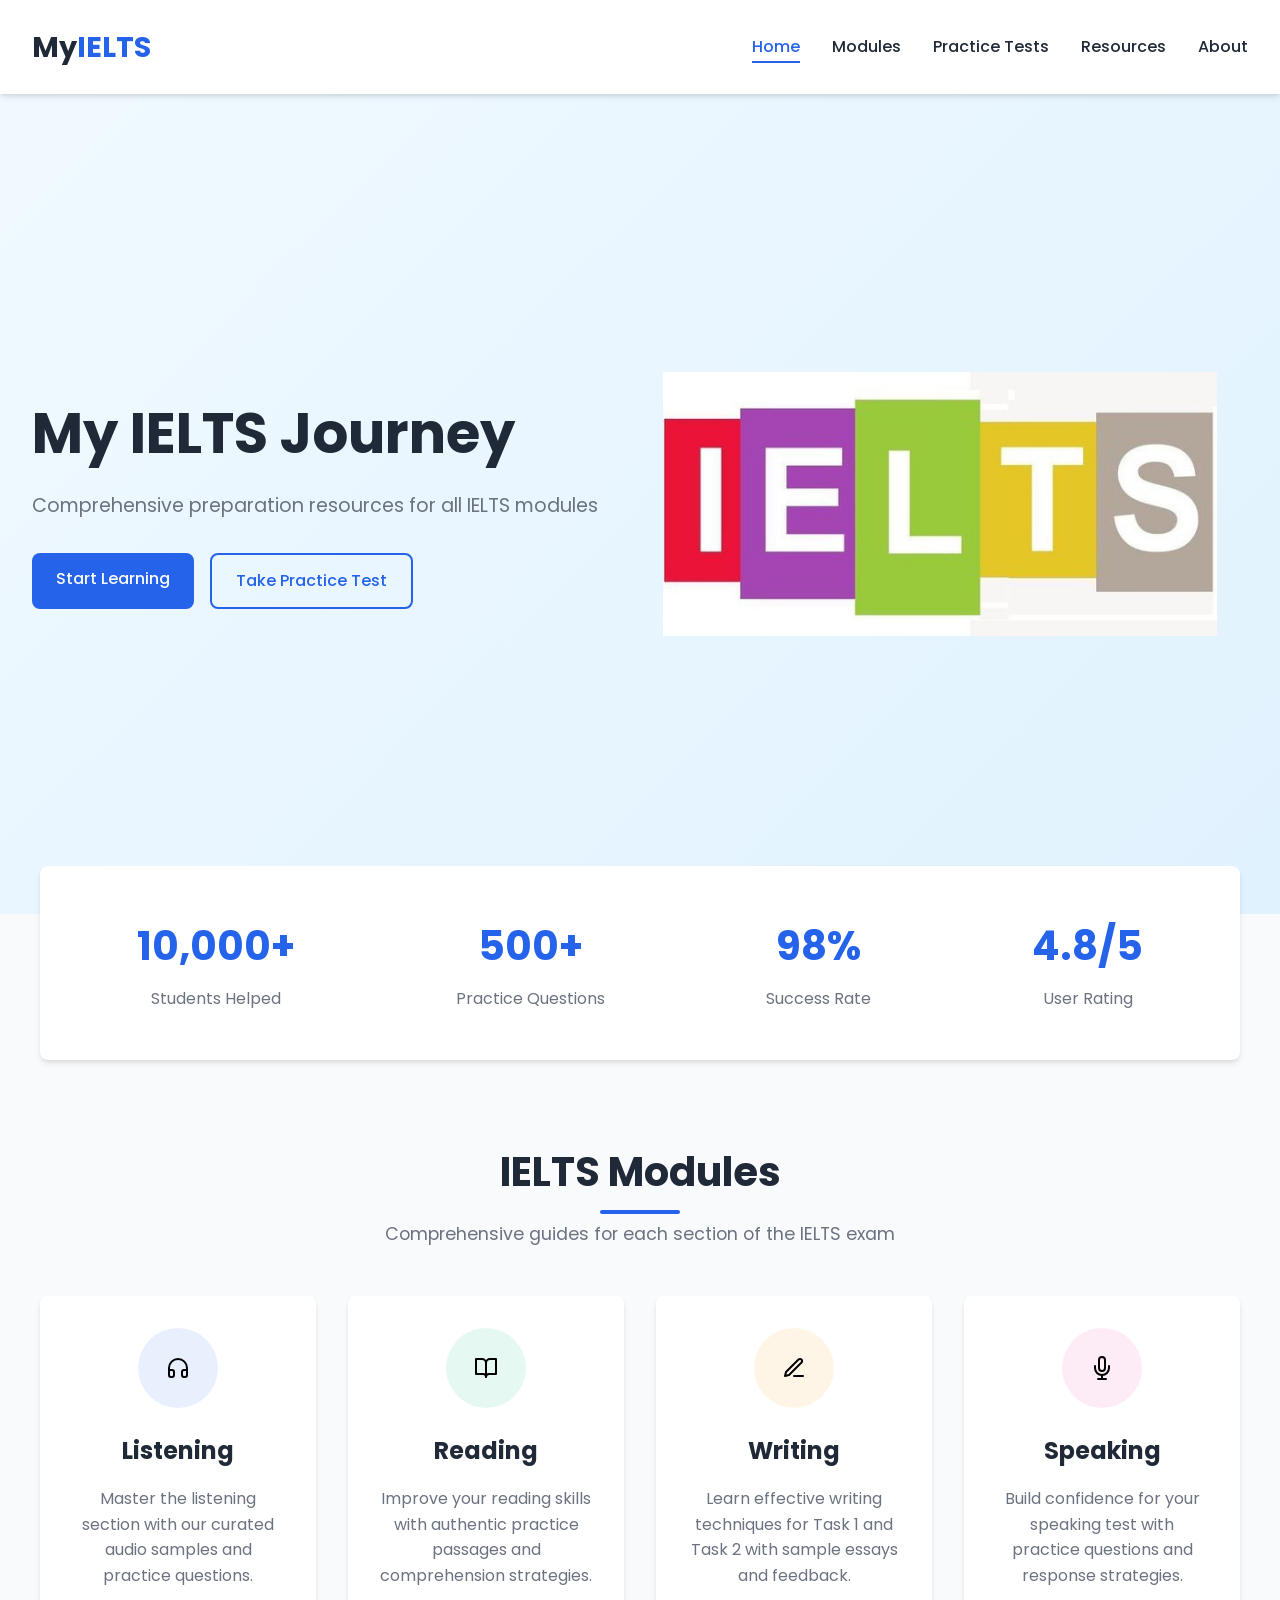
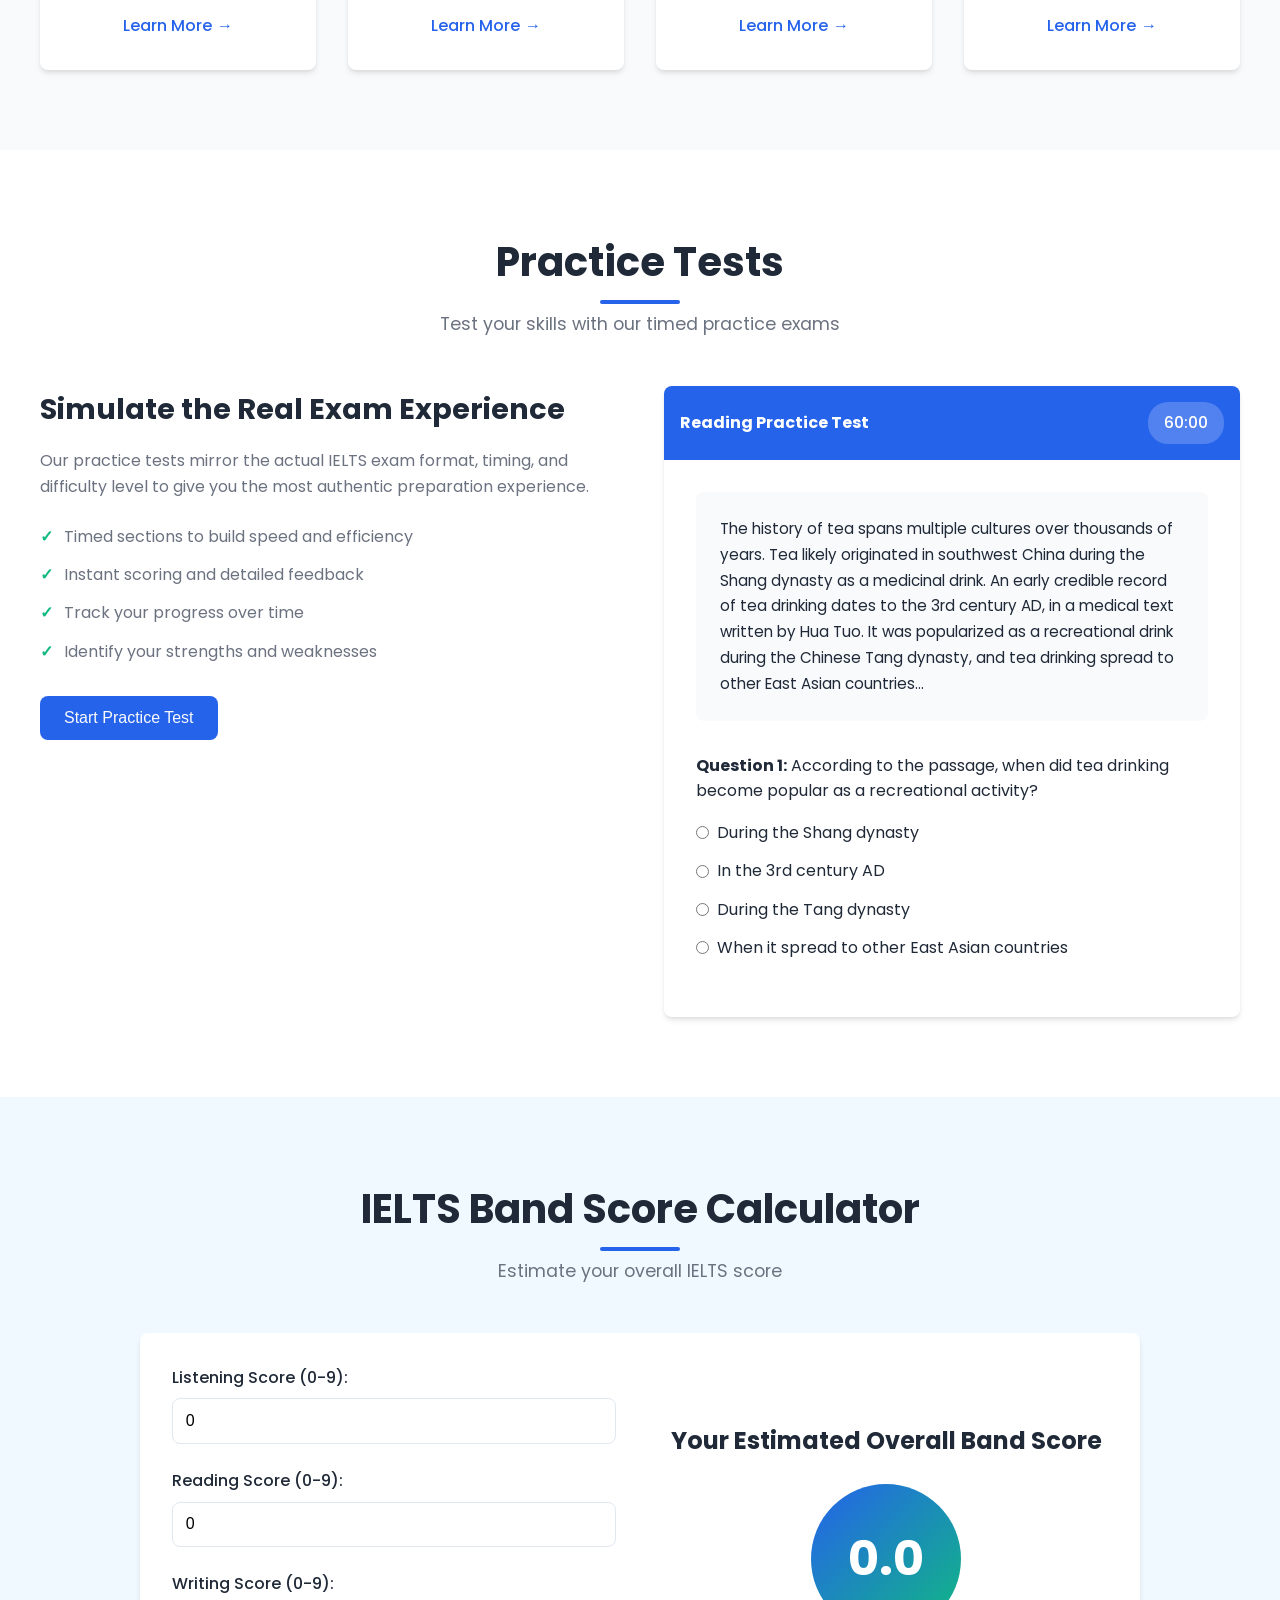
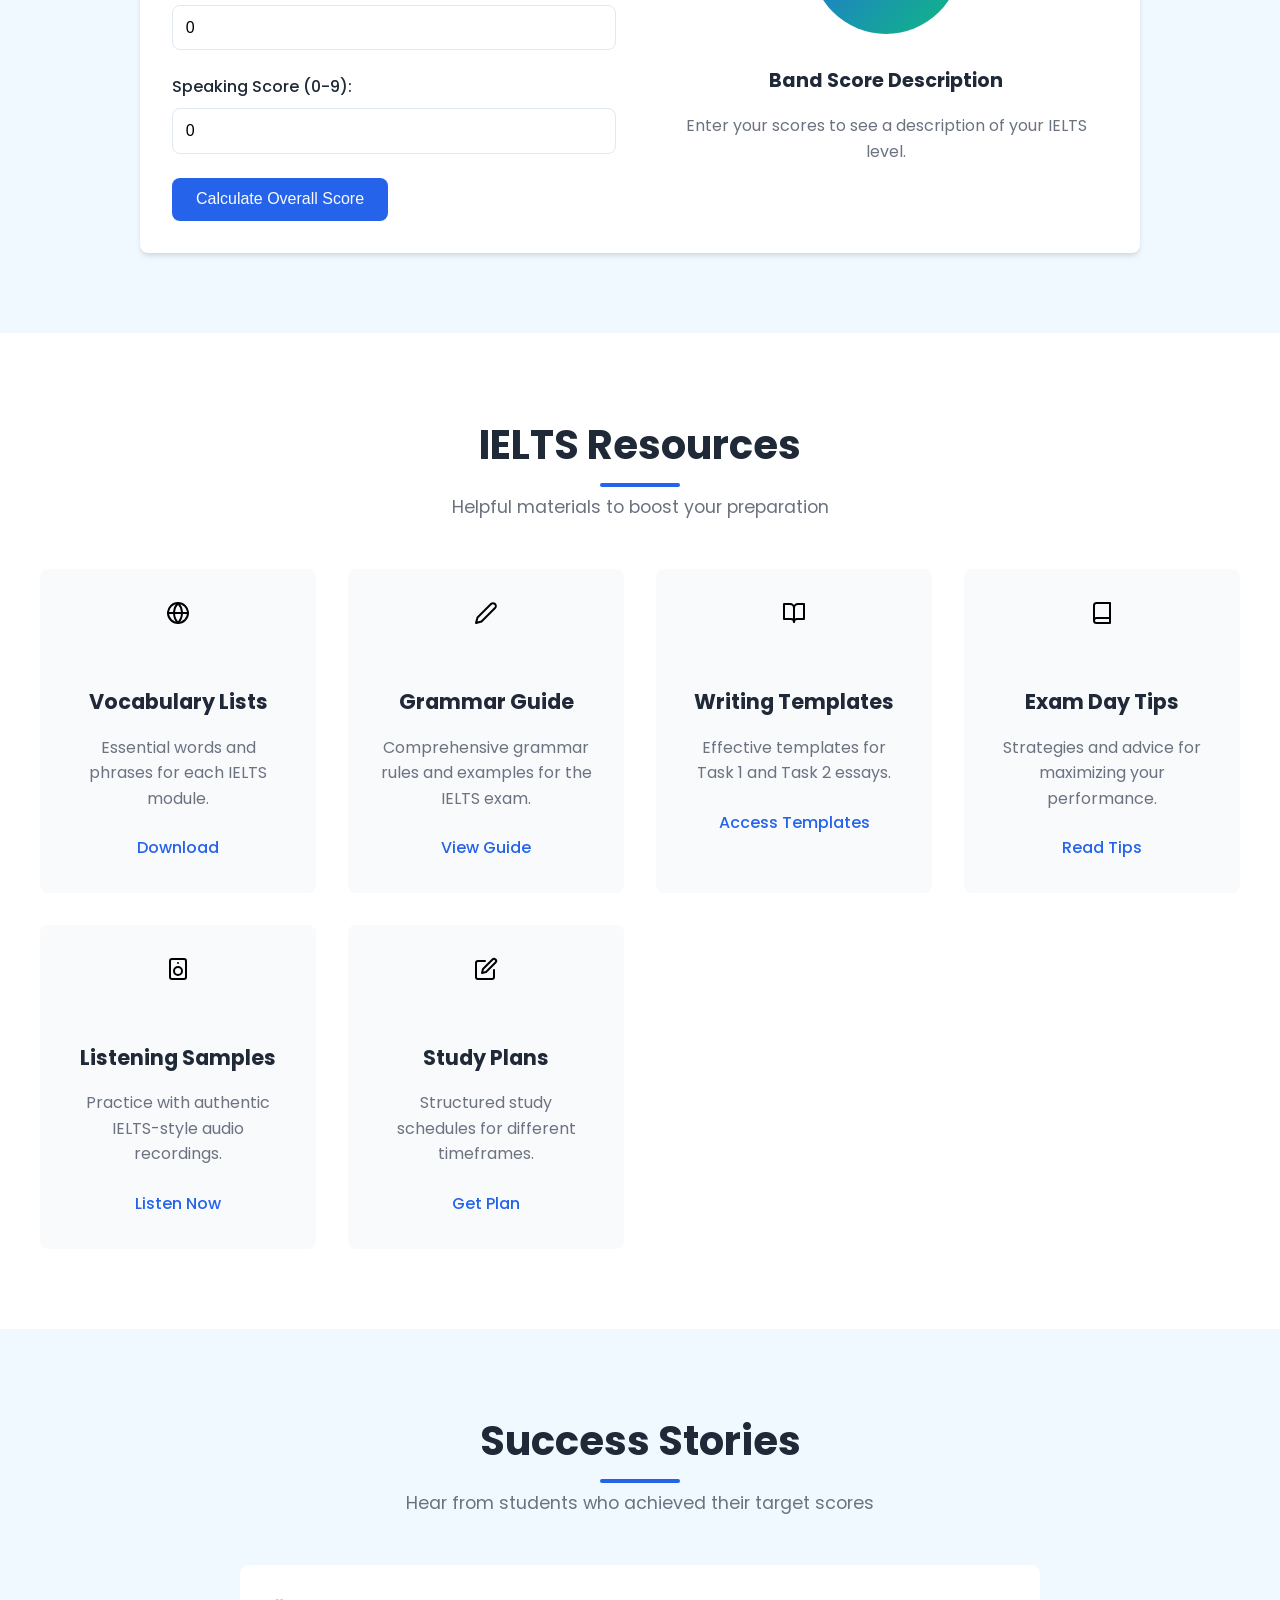
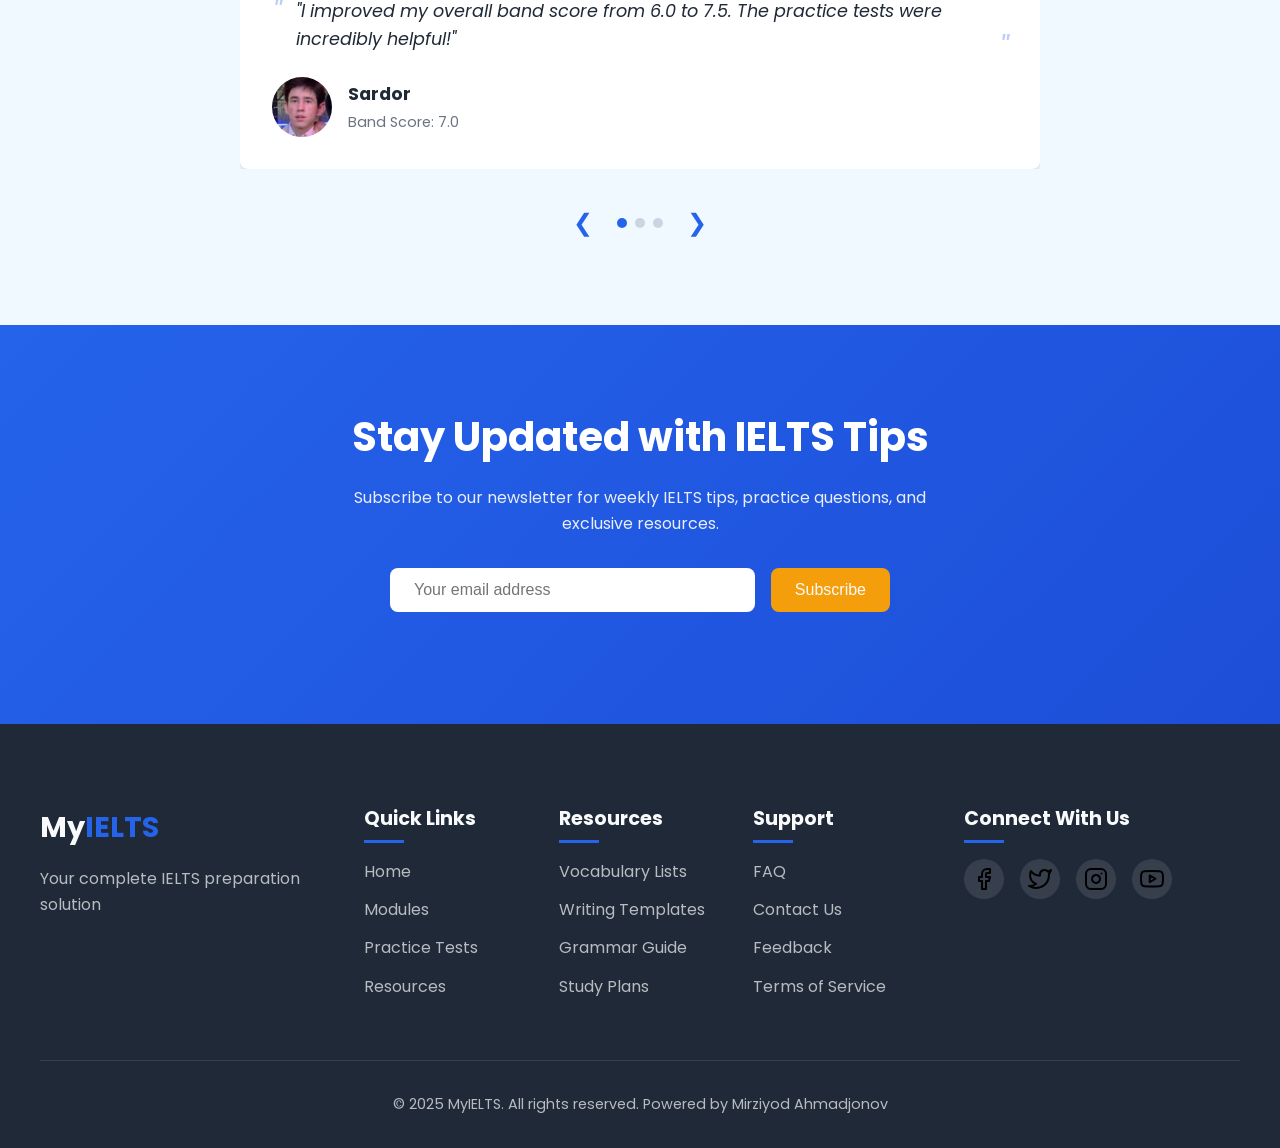
<file: index.html>
<!DOCTYPE html>
<html lang="en">
<head>
    <meta charset="UTF-8">
    <meta name="viewport" content="width=device-width, initial-scale=1.0">
    <title>IELTS Master - Your Complete IELTS Preparation Guide</title>
    <link rel="stylesheet" href="styles.css">
    <link rel="stylesheet" href="https://fonts.googleapis.com/css2?family=Poppins:wght@300;400;500;600;700&display=swap">
</head>
<body>
    <header>
        <nav class="navbar">
            <div class="logo">
                <h1>My<span>IELTS</span></h1>
            </div>
            <ul class="nav-links">
                <li><a href="#home" class="active">Home</a></li>
                <li><a href="#modules">Modules</a></li>
                <li><a href="#practice">Practice Tests</a></li>
                <li><a href="#resources">Resources</a></li>
                <li><a href="about.html">About</a></li>
            </ul>
            <div class="hamburger">
                <span class="bar"></span>
                <span class="bar"></span>
                <span class="bar"></span>
            </div>
        </nav>
    </header>

    <main>
        <!-- Hero Section -->
        <section id="home" class="hero">
            <div class="hero-content">
                <h1>My IELTS Journey</h1>
                <p>Comprehensive preparation resources for all IELTS modules</p>
                <div class="cta-buttons">
                    <a href="#modules" class="btn primary-btn">Start Learning</a>
                    <a href="#practice" class="btn secondary-btn">Take Practice Test</a>
                </div>
            </div>
            <div class="hero-image">
                <img src="hero-image.jpg" alt="IELTS Preparation Illustration">
            </div>
        </section>

        <!-- Stats Section -->
        <section class="stats">
            <div class="stat-item">
                <h3>10,000+</h3>
                <p>Students Helped</p>
            </div>
            <div class="stat-item">
                <h3>500+</h3>
                <p>Practice Questions</p>
            </div>
            <div class="stat-item">
                <h3>98%</h3>
                <p>Success Rate</p>
            </div>
            <div class="stat-item">
                <h3>4.8/5</h3>
                <p>User Rating</p>
            </div>
        </section>

        <!-- IELTS Modules Section -->
        <section id="modules" class="modules">
            <div class="section-header">
                <h2>IELTS Modules</h2>
                <p>Comprehensive guides for each section of the IELTS exam</p>
            </div>
            <div class="module-cards">
                <div class="module-card">
                    <div class="card-icon listening-icon">
                        <img src="listening-icon.svg" alt="Listening Icon">
                    </div>
                    <h3>Listening</h3>
                    <p>Master the listening section with our curated audio samples and practice questions.</p>
                    <a href="#" class="module-link">Learn More</a>
                </div>
                <div class="module-card">
                    <div class="card-icon reading-icon">
                        <img src="reading-icon.svg" alt="Reading Icon">
                    </div>
                    <h3>Reading</h3>
                    <p>Improve your reading skills with authentic practice passages and comprehension strategies.</p>
                    <a href="#" class="module-link">Learn More</a>
                </div>
                <div class="module-card">
                    <div class="card-icon writing-icon">
                        <img src="writing-icon.svg" alt="Writing Icon">
                    </div>
                    <h3>Writing</h3>
                    <p>Learn effective writing techniques for Task 1 and Task 2 with sample essays and feedback.</p>
                    <a href="#" class="module-link">Learn More</a>
                </div>
                <div class="module-card">
                    <div class="card-icon speaking-icon">
                        <img src="speaking-icon.svg" alt="Speaking Icon">
                    </div>
                    <h3>Speaking</h3>
                    <p>Build confidence for your speaking test with practice questions and response strategies.</p>
                    <a href="#" class="module-link">Learn More</a>
                </div>
            </div>
        </section>

        <!-- Practice Test Section -->
        <section id="practice" class="practice">
            <div class="section-header">
                <h2>Practice Tests</h2>
                <p>Test your skills with our timed practice exams</p>
            </div>
            <div class="practice-container">
                <div class="practice-info">
                    <h3>Simulate the Real Exam Experience</h3>
                    <p>Our practice tests mirror the actual IELTS exam format, timing, and difficulty level to give you the most authentic preparation experience.</p>
                    <ul class="practice-features">
                        <li>Timed sections to build speed and efficiency</li>
                        <li>Instant scoring and detailed feedback</li>
                        <li>Track your progress over time</li>
                        <li>Identify your strengths and weaknesses</li>
                    </ul>
                    <button id="start-test-btn" class="btn primary-btn">Start Practice Test</button>
                </div>
                <div class="practice-preview">
                    <div class="test-preview">
                        <div class="test-header">
                            <h4>Reading Practice Test</h4>
                            <div class="timer" id="practice-timer">60:00</div>
                        </div>
                        <div class="test-content">
                            <p class="reading-passage">The history of tea spans multiple cultures over thousands of years. Tea likely originated in southwest China during the Shang dynasty as a medicinal drink. An early credible record of tea drinking dates to the 3rd century AD, in a medical text written by Hua Tuo. It was popularized as a recreational drink during the Chinese Tang dynasty, and tea drinking spread to other East Asian countries...</p>
                            <div class="question">
                                <p><strong>Question 1:</strong> According to the passage, when did tea drinking become popular as a recreational activity?</p>
                                <div class="options">
                                    <label><input type="radio" name="q1"> During the Shang dynasty</label>
                                    <label><input type="radio" name="q1"> In the 3rd century AD</label>
                                    <label><input type="radio" name="q1"> During the Tang dynasty</label>
                                    <label><input type="radio" name="q1"> When it spread to other East Asian countries</label>
                                </div>
                            </div>
                        </div>
                    </div>
                </div>
            </div>
        </section>

        <!-- Score Calculator -->
        <section class="score-calculator">
            <div class="section-header">
                <h2>IELTS Band Score Calculator</h2>
                <p>Estimate your overall IELTS score</p>
            </div>
            <div class="calculator-container">
                <div class="calculator-form">
                    <div class="form-group">
                        <label for="listening-score">Listening Score (0-9):</label>
                        <input type="number" id="listening-score" min="0" max="9" step="0.5" value="0">
                    </div>
                    <div class="form-group">
                        <label for="reading-score">Reading Score (0-9):</label>
                        <input type="number" id="reading-score" min="0" max="9" step="0.5" value="0">
                    </div>
                    <div class="form-group">
                        <label for="writing-score">Writing Score (0-9):</label>
                        <input type="number" id="writing-score" min="0" max="9" step="0.5" value="0">
                    </div>
                    <div class="form-group">
                        <label for="speaking-score">Speaking Score (0-9):</label>
                        <input type="number" id="speaking-score" min="0" max="9" step="0.5" value="0">
                    </div>
                    <button id="calculate-btn" class="btn primary-btn">Calculate Overall Score</button>
                </div>
                <div class="calculator-result">
                    <div class="result-display">
                        <h3>Your Estimated Overall Band Score</h3>
                        <div class="score-circle">
                            <span id="overall-score">0.0</span>
                        </div>
                    </div>
                    <div class="band-description">
                        <h4>Band Score Description</h4>
                        <p id="band-description-text">Enter your scores to see a description of your IELTS level.</p>
                    </div>
                </div>
            </div>
        </section>

        <!-- Resources Section -->
        <section id="resources" class="resources">
            <div class="section-header">
                <h2>IELTS Resources</h2>
                <p>Helpful materials to boost your preparation</p>
            </div>
            <div class="resources-grid">
                <div class="resource-card">
                    <div class="resource-icon">
                        <img src="vocabulary-icon.svg" alt="Vocabulary Icon">
                    </div>
                    <h3>Vocabulary Lists</h3>
                    <p>Essential words and phrases for each IELTS module.</p>
                    <a href="#" class="resource-link">Download</a>
                </div>
                <div class="resource-card">
                    <div class="resource-icon">
                        <img src="grammar-icon.svg" alt="Grammar Icon">
                    </div>
                    <h3>Grammar Guide</h3>
                    <p>Comprehensive grammar rules and examples for the IELTS exam.</p>
                    <a href="#" class="resource-link">View Guide</a>
                </div>
                <div class="resource-card">
                    <div class="resource-icon">
                        <img src="template-icon.svg" alt="Template Icon">
                    </div>
                    <h3>Writing Templates</h3>
                    <p>Effective templates for Task 1 and Task 2 essays.</p>
                    <a href="#" class="resource-link">Access Templates</a>
                </div>
                <div class="resource-card">
                    <div class="resource-icon">
                        <img src="tips-icon.svg" alt="Tips Icon">
                    </div>
                    <h3>Exam Day Tips</h3>
                    <p>Strategies and advice for maximizing your performance.</p>
                    <a href="#" class="resource-link">Read Tips</a>
                </div>
                <div class="resource-card">
                    <div class="resource-icon">
                        <img src="audio-icon.svg" alt="Audio Icon">
                    </div>
                    <h3>Listening Samples</h3>
                    <p>Practice with authentic IELTS-style audio recordings.</p>
                    <a href="#" class="resource-link">Listen Now</a>
                </div>
                <div class="resource-card">
                    <div class="resource-icon">
                        <img src="study-icon.svg" alt="Study Plan Icon">
                    </div>
                    <h3>Study Plans</h3>
                    <p>Structured study schedules for different timeframes.</p>
                    <a href="#" class="resource-link">Get Plan</a>
                </div>
            </div>
        </section>

        <!-- Testimonials Section -->
        <section class="testimonials">
            <div class="section-header">
                <h2>Success Stories</h2>
                <p>Hear from students who achieved their target scores</p>
            </div>
            <div class="testimonial-slider" id="testimonial-slider">
                <div class="testimonial-slide">
                    <div class="testimonial-content">
                        <div class="testimonial-quote">"I improved my overall band score from 6.0 to 7.5. The practice tests were incredibly helpful!"</div>
                        <div class="testimonial-author">
                            <img src="Sardor.png" alt="Sardor.">
                            <div class="author-info">
                                <h4>Sardor</h4>
                                <p>Band Score: 7.0</p>
                            </div>
                        </div>
                    </div>
                </div>
                <div class="testimonial-slide">
                    <div class="testimonial-content">
                        <div class="testimonial-quote">"The writing templates and feedback system helped me understand exactly what examiners are looking for. My writing score improved from 6.0 to 7.0!"</div>
                        <div class="testimonial-author">
                            <img src="Riyozzidin.jpg" alt="Riyozzidin.">
                            <div class="author-info">
                                <h4>Riyozzidin</h4>
                                <p>Band Score: 8.5</p>
                            </div>
                        </div>
                    </div>
                </div>
                <div class="testimonial-slide">
                    <div class="testimonial-content">
                        <div class="testimonial-quote">"The speaking practice questions and model answers were exactly what I needed to gain confidence. I achieved my target score on the first attempt!"</div>
                        <div class="testimonial-author">
                            <img src="Dilmurad.jpg" alt="Dilmurad.">
                            <div class="author-info">
                                <h4>Dilmurad</h4>
                                <p>Band Score: 8.0</p>
                            </div>
                        </div>
                    </div>
                </div>
            </div>
            <div class="testimonial-controls">
                <button id="prev-testimonial" class="testimonial-btn">❮</button>
                <div class="testimonial-dots">
                    <span class="dot active"></span>
                    <span class="dot"></span>
                    <span class="dot"></span>
                </div>
                <button id="next-testimonial" class="testimonial-btn">❯</button>
            </div>
        </section>

        <!-- Newsletter Section -->
        <section class="newsletter">
            <div class="newsletter-content">
                <h2>Stay Updated with IELTS Tips</h2>
                <p>Subscribe to our newsletter for weekly IELTS tips, practice questions, and exclusive resources.</p>
                <form id="newsletter-form" class="newsletter-form">
                    <input type="email" id="email" placeholder="Your email address" required>
                    <button type="submit" class="btn primary-btn">Subscribe</button>
                </form>
                <p class="form-message" id="form-message"></p>
            </div>
        </section>
    </main>

    <footer>
        <div class="footer-content">
            <div class="footer-logo">
                <h2>My<span>IELTS</span></h2>
                <p>Your complete IELTS preparation solution</p>
            </div>
            <div class="footer-links">
                <div class="footer-column">
                    <h3>Quick Links</h3>
                    <ul>
                        <li><a href="#home">Home</a></li>
                        <li><a href="#modules">Modules</a></li>
                        <li><a href="#practice">Practice Tests</a></li>
                        <li><a href="#resources">Resources</a></li>
                    </ul>
                </div>
                <div class="footer-column">
                    <h3>Resources</h3>
                    <ul>
                        <li><a href="#">Vocabulary Lists</a></li>
                        <li><a href="#">Writing Templates</a></li>
                        <li><a href="#">Grammar Guide</a></li>
                        <li><a href="#">Study Plans</a></li>
                    </ul>
                </div>
                <div class="footer-column">
                    <h3>Support</h3>
                    <ul>
                        <li><a href="#">FAQ</a></li>
                        <li><a href="#">Contact Us</a></li>
                        <li><a href="#">Feedback</a></li>
                        <li><a href="#">Terms of Service</a></li>
                    </ul>
                </div>
            </div>
            <div class="footer-social">
                <h3>Connect With Us</h3>
                <div class="social-icons">
                    <a href="#" class="social-icon"><img src="facebook-icon.svg" alt="Facebook"></a>
                    <a href="#" class="social-icon"><img src="twitter-icon.svg" alt="Twitter"></a>
                    <a href="#" class="social-icon"><img src="instagram-icon.svg" alt="Instagram"></a>
                    <a href="#" class="social-icon"><img src="youtube-icon.svg" alt="YouTube"></a>
                </div>
            </div>
        </div>
        <div class="footer-bottom">
            <p>&copy; 2025 MyIELTS. All rights reserved. Powered by Mirziyod Ahmadjonov</p>
        </div>
    </footer>

    <script src="script.js"></script>
</body>
</html>
</file>
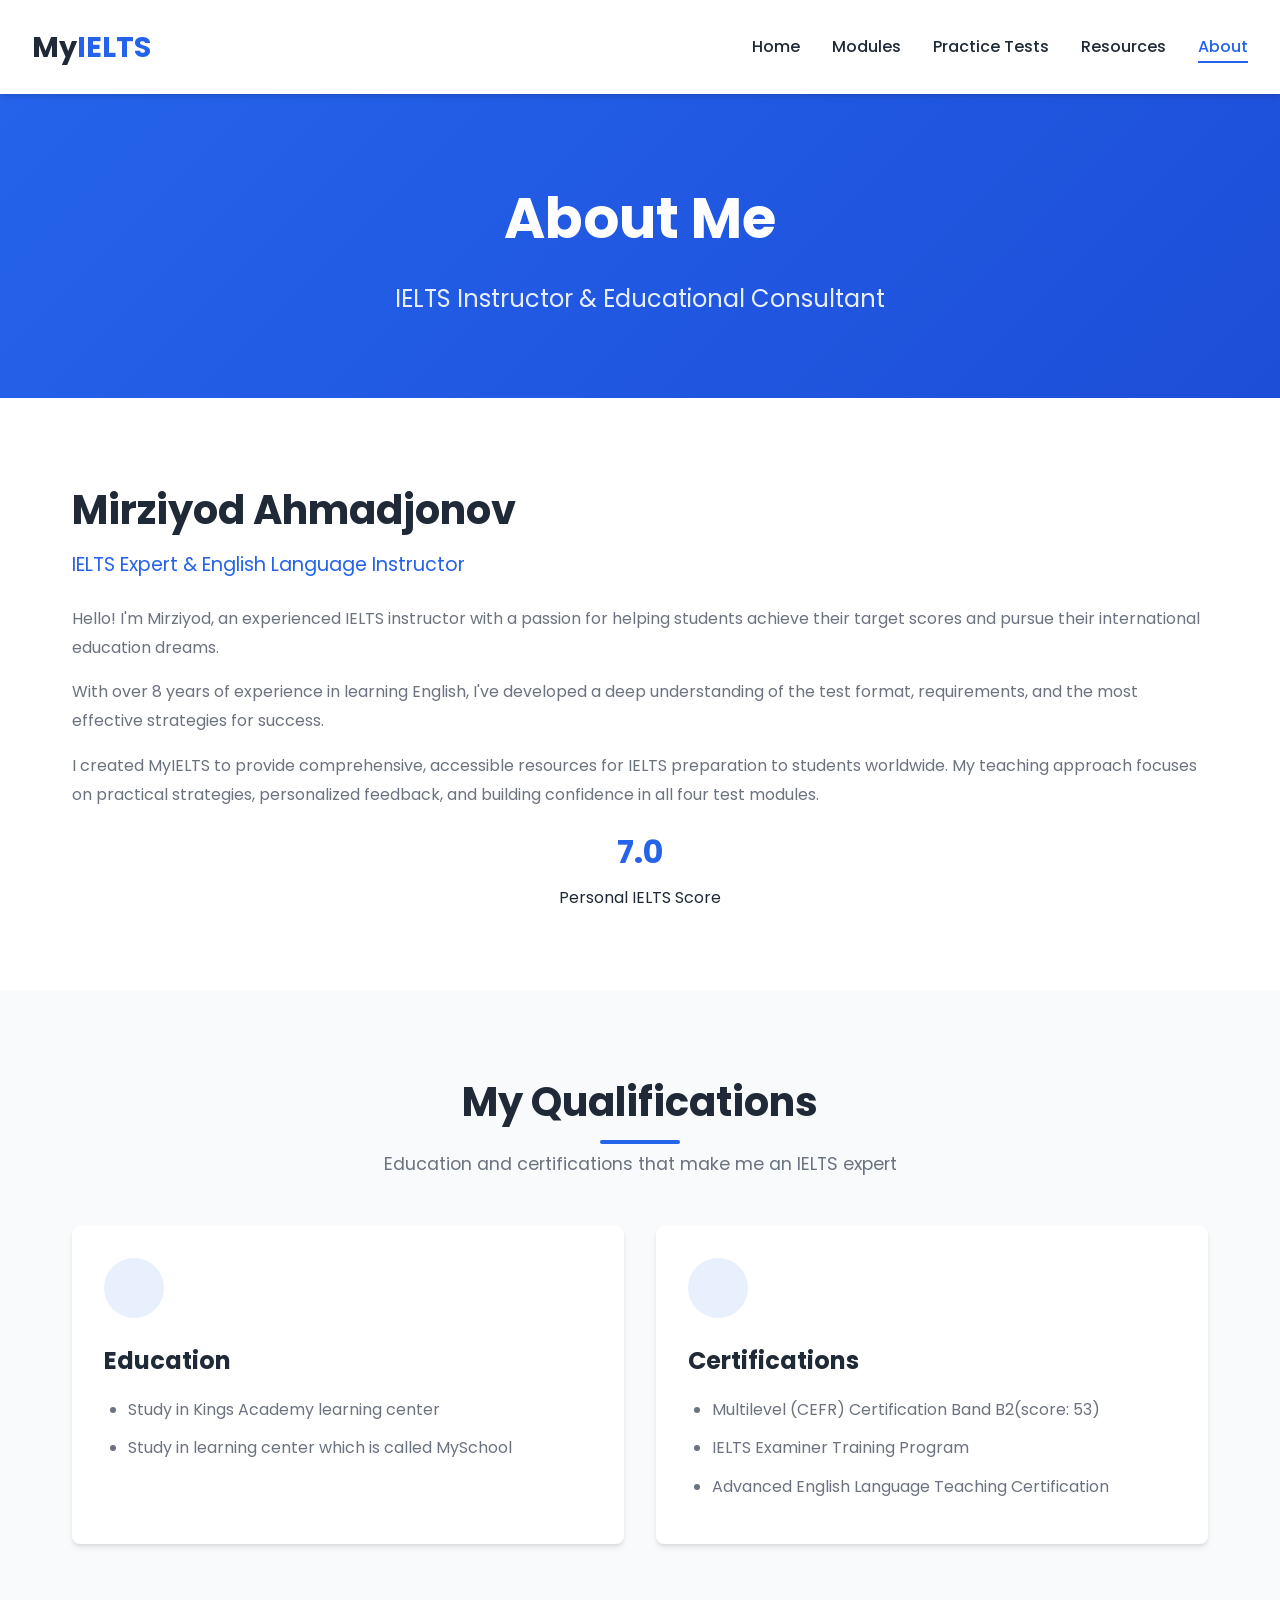
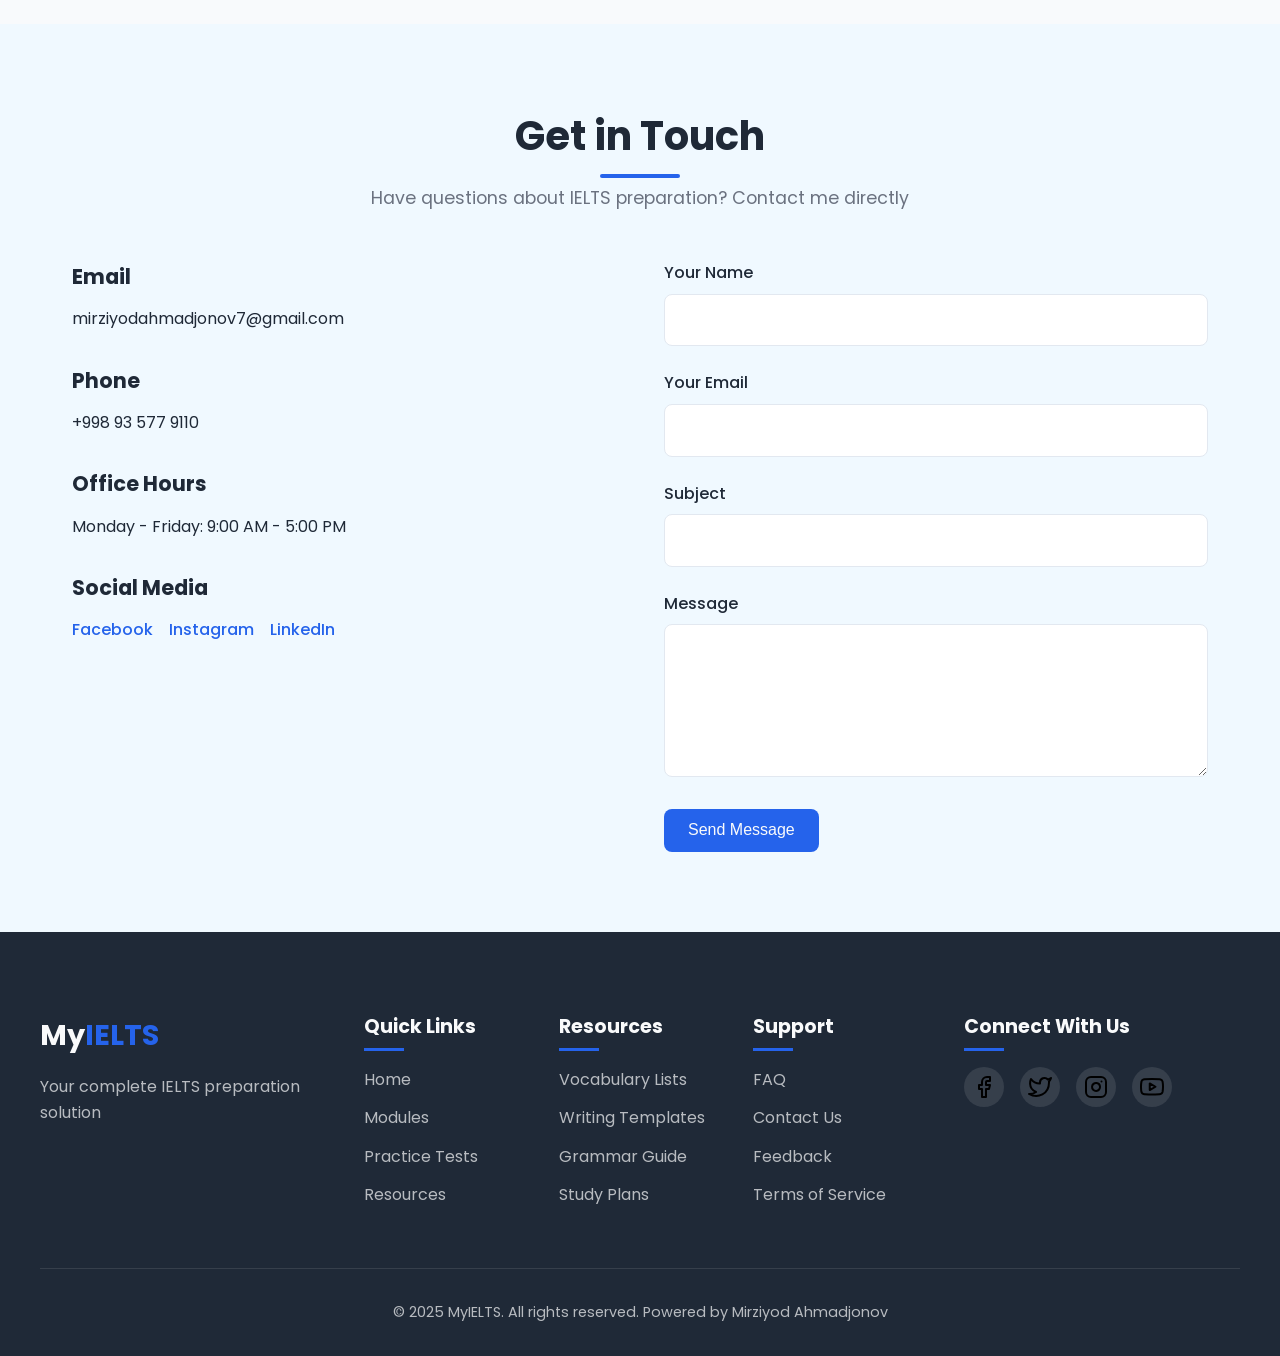
<file: about.html>
<!DOCTYPE html>
<html lang="en">
<head>
    <meta charset="UTF-8">
    <meta name="viewport" content="width=device-width, initial-scale=1.0">
    <title>About Me - IELTS Master</title>
    <link rel="stylesheet" href="styles.css">
    <link rel="stylesheet" href="https://fonts.googleapis.com/css2?family=Poppins:wght@300;400;500;600;700&display=swap">
</head>
<body>
    <header>
        <nav class="navbar">
            <div class="logo">
                <h1>My<span>IELTS</span></h1>
            </div>
            <ul class="nav-links">
                <li><a href="index.html">Home</a></li>
                <li><a href="index.html#modules">Modules</a></li>
                <li><a href="index.html#practice">Practice Tests</a></li>
                <li><a href="index.html#resources">Resources</a></li>
                <li><a href="about.html" class="active">About</a></li>
            </ul>
            <div class="hamburger">
                <span class="bar"></span>
                <span class="bar"></span>
                <span class="bar"></span>
            </div>
        </nav>
    </header>

    <main>
        <!-- About Hero Section -->
        <section class="about-hero">
            <div class="about-content">
                <h1>About Me</h1>
                <p>IELTS Instructor & Educational Consultant</p>
            </div>
        </section>

        <!-- About Me Section -->
        <section class="about-me">
            <div class="container">
                <div class="about-grid">
       
                    <div class="about-details">
                        <h2>Mirziyod Ahmadjonov</h2>
                        <p class="about-subtitle">IELTS Expert & English Language Instructor</p>
                        
                        <div class="about-bio">
                            <p>Hello! I'm Mirziyod, an experienced IELTS instructor with a passion for helping students achieve their target scores and pursue their international education dreams.</p>
                            
                            <p>With over 8 years of experience in learning English, I've developed a deep understanding of the test format, requirements, and the most effective strategies for success.</p>
                            
                            <p>I created MyIELTS to provide comprehensive, accessible resources for IELTS preparation to students worldwide. My teaching approach focuses on practical strategies, personalized feedback, and building confidence in all four test modules.</p>
                        </div>
                        
                            <div class="about-stat">
                                <h3>7.0</h3>
                                <p>Personal IELTS Score</p>
                            </div>
                        </div>
                    </div>
                </div>
            </div>
        </section>

        <!-- Qualifications Section -->
        <section class="qualifications">
            <div class="container">
                <div class="section-header">
                    <h2>My Qualifications</h2>
                    <p>Education and certifications that make me an IELTS expert</p>
                </div>
                
                <div class="qualification-cards">
                    <div class="qualification-card">
                        <div class="qualification-icon">
                            
                        </div>
                        <h3>Education</h3>
                        <ul>
                            <li>Study in Kings Academy learning center</li>
                            <li>Study in learning center which is called MySchool</li>
                        </ul>
                    </div>
                    
                    <div class="qualification-card">
                        <div class="qualification-icon">
                           
                        </div>
                        <h3>Certifications</h3>
                        <ul>
                            <li>Multilevel (CEFR) Certification Band B2(score: 53)</li>
                            <li>IELTS Examiner Training Program</li>
                            <li>Advanced English Language Teaching Certification</li>
                        </ul>
                    </div>
                    

                </div>
            </div>
        </section>

        <!-- Teaching Philosophy -->
       
        <!-- Contact Section -->
        <section class="contact">
            <div class="container">
                <div class="section-header">
                    <h2>Get in Touch</h2>
                    <p>Have questions about IELTS preparation? Contact me directly</p>
                </div>
                
                <div class="contact-container">
                    <div class="contact-info">
                        <div class="contact-item">
                            <h3>Email</h3>
                            <p>mirziyodahmadjonov7@gmail.com</p>
                        </div>
                        
                        <div class="contact-item">
                            <h3>Phone</h3>
                            <p>+998 93 577 9110</p>
                        </div>
                        
                        <div class="contact-item">
                            <h3>Office Hours</h3>
                            <p>Monday - Friday: 9:00 AM - 5:00 PM</p>
                        </div>
                        
                        <div class="contact-item">
                            <h3>Social Media</h3>
                            <div class="contact-social">
                                <a href="#" class="social-link">Facebook</a>
                                <a href="#" class="social-link">Instagram</a>
                                <a href="#" class="social-link">LinkedIn</a>
                            </div>
                        </div>
                    </div>
                    
                    <div class="contact-form">
                        <form id="contact-form">
                            <div class="form-group">
                                <label for="name">Your Name</label>
                                <input type="text" id="name" name="name" required>
                            </div>
                            
                            <div class="form-group">
                                <label for="email">Your Email</label>
                                <input type="email" id="email" name="email" required>
                            </div>
                            
                            <div class="form-group">
                                <label for="subject">Subject</label>
                                <input type="text" id="subject" name="subject" required>
                            </div>
                            
                            <div class="form-group">
                                <label for="message">Message</label>
                                <textarea id="message" name="message" rows="5" required></textarea>
                            </div>
                            
                            <button type="submit" class="btn primary-btn">Send Message</button>
                        </form>
                    </div>
                </div>
            </div>
        </section>
    </main>

    <footer>
        <div class="footer-content">
            <div class="footer-logo">
                <h2>My<span>IELTS</span></h2>
                <p>Your complete IELTS preparation solution</p>
            </div>
            <div class="footer-links">
                <div class="footer-column">
                    <h3>Quick Links</h3>
                    <ul>
                        <li><a href="index.html">Home</a></li>
                        <li><a href="index.html#modules">Modules</a></li>
                        <li><a href="index.html#practice">Practice Tests</a></li>
                        <li><a href="index.html#resources">Resources</a></li>
                    </ul>
                </div>
                <div class="footer-column">
                    <h3>Resources</h3>
                    <ul>
                        <li><a href="#">Vocabulary Lists</a></li>
                        <li><a href="#">Writing Templates</a></li>
                        <li><a href="#">Grammar Guide</a></li>
                        <li><a href="#">Study Plans</a></li>
                    </ul>
                </div>
                <div class="footer-column">
                    <h3>Support</h3>
                    <ul>
                        <li><a href="#">FAQ</a></li>
                        <li><a href="#">Contact Us</a></li>
                        <li><a href="#">Feedback</a></li>
                        <li><a href="#">Terms of Service</a></li>
                    </ul>
                </div>
            </div>
            <div class="footer-social">
                <h3>Connect With Us</h3>
                <div class="social-icons">
                    <a href="#" class="social-icon"><img src="facebook-icon.svg" alt="Facebook"></a>
                    <a href="#" class="social-icon"><img src="twitter-icon.svg" alt="Twitter"></a>
                    <a href="#" class="social-icon"><img src="instagram-icon.svg" alt="Instagram"></a>
                    <a href="#" class="social-icon"><img src="youtube-icon.svg" alt="YouTube"></a>
                </div>
            </div>
        </div>
        <div class="footer-bottom">
            <p>&copy; 2025 MyIELTS. All rights reserved. Powered by Mirziyod Ahmadjonov</p>
        </div>
    </footer>

    <script src="script.js"></script>
</body>
</html>
</file>
<file: styles.css>
/* Base Styles */
:root {
  --primary-color: #2563eb;
  --primary-dark: #1d4ed8;
  --secondary-color: #10b981;
  --accent-color: #f59e0b;
  --text-dark: #1f2937;
  --text-light: #6b7280;
  --text-white: #f9fafb;
  --bg-light: #f9fafb;
  --bg-dark: #1f2937;
  --shadow: 0 4px 6px -1px rgba(0, 0, 0, 0.1), 0 2px 4px -1px rgba(0, 0, 0, 0.06);
  --border-radius: 8px;
  --transition: all 0.3s ease;
}

* {
  margin: 0;
  padding: 0;
  box-sizing: border-box;
}

html {
  scroll-behavior: smooth;
}

body {
  font-family: "Poppins", sans-serif;
  line-height: 1.6;
  color: var(--text-dark);
  background-color: var(--bg-light);
}

a {
  text-decoration: none;
  color: inherit;
}

ul {
  list-style: none;
}

img {
  max-width: 100%;
  height: auto;
}

section {
  padding: 5rem 2rem;
}

.section-header {
  text-align: center;
  margin-bottom: 3rem;
}

.section-header h2 {
  font-size: 2.5rem;
  color: var(--text-dark);
  margin-bottom: 1rem;
  position: relative;
  display: inline-block;
}

.section-header h2::after {
  content: "";
  position: absolute;
  bottom: -10px;
  left: 50%;
  transform: translateX(-50%);
  width: 80px;
  height: 4px;
  background-color: var(--primary-color);
  border-radius: 2px;
}

.section-header p {
  font-size: 1.1rem;
  color: var(--text-light);
  max-width: 700px;
  margin: 0 auto;
}

.btn {
  display: inline-block;
  padding: 0.8rem 1.5rem;
  border-radius: var(--border-radius);
  font-weight: 500;
  cursor: pointer;
  transition: var(--transition);
  border: none;
  font-size: 1rem;
  text-align: center;
}

.primary-btn {
  background-color: var(--primary-color);
  color: var(--text-white);
}

.primary-btn:hover {
  background-color: var(--primary-dark);
  transform: translateY(-2px);
}

.secondary-btn {
  background-color: transparent;
  color: var(--primary-color);
  border: 2px solid var(--primary-color);
}

.secondary-btn:hover {
  background-color: var(--primary-color);
  color: var(--text-white);
  transform: translateY(-2px);
}

/* Navigation */
.navbar {
  display: flex;
  justify-content: space-between;
  align-items: center;
  padding: 1.5rem 2rem;
  background-color: white;
  box-shadow: var(--shadow);
  position: sticky;
  top: 0;
  z-index: 1000;
}

.logo h1 {
  font-size: 1.8rem;
  font-weight: 700;
  color: var(--text-dark);
}

.logo span {
  color: var(--primary-color);
}

.nav-links {
  display: flex;
  gap: 2rem;
}

.nav-links a {
  font-weight: 500;
  transition: var(--transition);
  position: relative;
}

.nav-links a:hover,
.nav-links a.active {
  color: var(--primary-color);
}

.nav-links a::after {
  content: "";
  position: absolute;
  bottom: -5px;
  left: 0;
  width: 0;
  height: 2px;
  background-color: var(--primary-color);
  transition: var(--transition);
}

.nav-links a:hover::after,
.nav-links a.active::after {
  width: 100%;
}

.hamburger {
  display: none;
  cursor: pointer;
}

.bar {
  display: block;
  width: 25px;
  height: 3px;
  margin: 5px auto;
  background-color: var(--text-dark);
  transition: var(--transition);
}

/* Hero Section */
.hero {
  display: flex;
  align-items: center;
  justify-content: space-between;
  min-height: calc(100vh - 80px);
  padding: 0 2rem;
  background: linear-gradient(135deg, #f0f9ff 0%, #e0f2fe 100%);
}

.hero-content {
  flex: 1;
  max-width: 600px;
}

.hero-content h1 {
  font-size: 3.5rem;
  line-height: 1.2;
  margin-bottom: 1.5rem;
  color: var(--text-dark);
}

.hero-content p {
  font-size: 1.2rem;
  color: var(--text-light);
  margin-bottom: 2rem;
}

.cta-buttons {
  display: flex;
  gap: 1rem;
}

.hero-image {
  flex: 1;
  display: flex;
  justify-content: center;
  align-items: center;
}

.hero-image img {
  max-width: 90%;
  animation: float 3s ease-in-out infinite;
}

@keyframes float {
  0% {
    transform: translateY(0px);
  }
  50% {
    transform: translateY(-20px);
  }
  100% {
    transform: translateY(0px);
  }
}

/* Stats Section */
.stats {
  display: flex;
  justify-content: space-around;
  flex-wrap: wrap;
  gap: 2rem;
  padding: 3rem 2rem;
  background-color: white;
  box-shadow: var(--shadow);
  margin: -3rem auto 0;
  max-width: 1200px;
  border-radius: var(--border-radius);
  position: relative;
  z-index: 10;
}

.stat-item {
  text-align: center;
}

.stat-item h3 {
  font-size: 2.5rem;
  color: var(--primary-color);
  margin-bottom: 0.5rem;
}

.stat-item p {
  font-size: 1rem;
  color: var(--text-light);
}

/* Modules Section */
.modules {
  background-color: var(--bg-light);
}

.module-cards {
  display: grid;
  grid-template-columns: repeat(auto-fit, minmax(250px, 1fr));
  gap: 2rem;
  max-width: 1200px;
  margin: 0 auto;
}

.module-card {
  background-color: white;
  border-radius: var(--border-radius);
  padding: 2rem;
  box-shadow: var(--shadow);
  transition: var(--transition);
  text-align: center;
}

.module-card:hover {
  transform: translateY(-10px);
  box-shadow: 0 10px 20px rgba(0, 0, 0, 0.1);
}

.card-icon {
  width: 80px;
  height: 80px;
  margin: 0 auto 1.5rem;
  display: flex;
  align-items: center;
  justify-content: center;
  border-radius: 50%;
}

.listening-icon {
  background-color: rgba(37, 99, 235, 0.1);
}

.reading-icon {
  background-color: rgba(16, 185, 129, 0.1);
}

.writing-icon {
  background-color: rgba(245, 158, 11, 0.1);
}

.speaking-icon {
  background-color: rgba(236, 72, 153, 0.1);
}

.module-card h3 {
  font-size: 1.5rem;
  margin-bottom: 1rem;
  color: var(--text-dark);
}

.module-card p {
  color: var(--text-light);
  margin-bottom: 1.5rem;
}

.module-link {
  color: var(--primary-color);
  font-weight: 500;
  display: inline-block;
  position: relative;
}

.module-link::after {
  content: "→";
  margin-left: 5px;
  transition: var(--transition);
}

.module-link:hover::after {
  margin-left: 10px;
}

/* Practice Test Section */
.practice {
  background-color: white;
}

.practice-container {
  display: flex;
  flex-wrap: wrap;
  gap: 3rem;
  max-width: 1200px;
  margin: 0 auto;
}

.practice-info {
  flex: 1;
  min-width: 300px;
}

.practice-info h3 {
  font-size: 1.8rem;
  margin-bottom: 1rem;
  color: var(--text-dark);
}

.practice-info p {
  color: var(--text-light);
  margin-bottom: 1.5rem;
}

.practice-features {
  margin-bottom: 2rem;
}

.practice-features li {
  margin-bottom: 0.8rem;
  position: relative;
  padding-left: 1.5rem;
  color: var(--text-light);
}

.practice-features li::before {
  content: "✓";
  position: absolute;
  left: 0;
  color: var(--secondary-color);
  font-weight: bold;
}

.practice-preview {
  flex: 1;
  min-width: 300px;
}

.test-preview {
  background-color: white;
  border-radius: var(--border-radius);
  box-shadow: var(--shadow);
  overflow: hidden;
}

.test-header {
  background-color: var(--primary-color);
  color: white;
  padding: 1rem;
  display: flex;
  justify-content: space-between;
  align-items: center;
}

.timer {
  background-color: rgba(255, 255, 255, 0.2);
  padding: 0.5rem 1rem;
  border-radius: 20px;
  font-weight: 500;
}

.test-content {
  padding: 2rem;
}

.reading-passage {
  background-color: #f8fafc;
  padding: 1.5rem;
  border-radius: var(--border-radius);
  margin-bottom: 2rem;
  font-size: 0.95rem;
  line-height: 1.7;
}

.question {
  margin-bottom: 1.5rem;
}

.question p {
  margin-bottom: 1rem;
}

.options {
  display: flex;
  flex-direction: column;
  gap: 0.8rem;
}

.options label {
  display: flex;
  align-items: center;
  gap: 0.5rem;
  cursor: pointer;
}

/* Score Calculator */
.score-calculator {
  background-color: #f0f9ff;
  padding: 5rem 2rem;
}

.calculator-container {
  display: flex;
  flex-wrap: wrap;
  gap: 3rem;
  max-width: 1000px;
  margin: 0 auto;
  background-color: white;
  border-radius: var(--border-radius);
  box-shadow: var(--shadow);
  padding: 2rem;
}

.calculator-form {
  flex: 1;
  min-width: 300px;
}

.form-group {
  margin-bottom: 1.5rem;
}

.form-group label {
  display: block;
  margin-bottom: 0.5rem;
  font-weight: 500;
  color: var(--text-dark);
}

.form-group input {
  width: 100%;
  padding: 0.8rem;
  border: 1px solid #e2e8f0;
  border-radius: var(--border-radius);
  font-size: 1rem;
}

.calculator-result {
  flex: 1;
  min-width: 300px;
  display: flex;
  flex-direction: column;
  justify-content: center;
  align-items: center;
  text-align: center;
}

.result-display {
  margin-bottom: 2rem;
}

.result-display h3 {
  margin-bottom: 1.5rem;
  font-size: 1.5rem;
}

.score-circle {
  width: 150px;
  height: 150px;
  border-radius: 50%;
  background: linear-gradient(135deg, var(--primary-color), var(--secondary-color));
  display: flex;
  justify-content: center;
  align-items: center;
  margin: 0 auto;
}

#overall-score {
  font-size: 3rem;
  font-weight: 700;
  color: white;
}

.band-description h4 {
  margin-bottom: 1rem;
  font-size: 1.2rem;
}

.band-description p {
  color: var(--text-light);
}

/* Resources Section */
.resources {
  background-color: white;
}

.resources-grid {
  display: grid;
  grid-template-columns: repeat(auto-fit, minmax(250px, 1fr));
  gap: 2rem;
  max-width: 1200px;
  margin: 0 auto;
}

.resource-card {
  background-color: #f8fafc;
  border-radius: var(--border-radius);
  padding: 2rem;
  text-align: center;
  transition: var(--transition);
}

.resource-card:hover {
  transform: translateY(-5px);
  box-shadow: var(--shadow);
}

.resource-icon {
  width: 60px;
  height: 60px;
  margin: 0 auto 1.5rem;
}

.resource-card h3 {
  font-size: 1.3rem;
  margin-bottom: 1rem;
}

.resource-card p {
  color: var(--text-light);
  margin-bottom: 1.5rem;
}

.resource-link {
  color: var(--primary-color);
  font-weight: 500;
}

/* Testimonials */
.testimonials {
  background-color: #f0f9ff;
  padding: 5rem 2rem;
}

.testimonial-slider {
  max-width: 800px;
  margin: 0 auto;
  overflow: hidden;
  position: relative;
}

.testimonial-slide {
  width: 100%;
}

.testimonial-content {
  background-color: white;
  border-radius: var(--border-radius);
  padding: 2rem;
  box-shadow: var(--shadow);
}

.testimonial-quote {
  font-size: 1.1rem;
  color: var(--text-dark);
  margin-bottom: 1.5rem;
  font-style: italic;
  position: relative;
  padding: 0 1.5rem;
}

.testimonial-quote::before,
.testimonial-quote::after {
  content: '"';
  font-size: 2rem;
  color: var(--primary-color);
  opacity: 0.3;
  position: absolute;
}

.testimonial-quote::before {
  top: -10px;
  left: 0;
}

.testimonial-quote::after {
  bottom: -20px;
  right: 0;
}

.testimonial-author {
  display: flex;
  align-items: center;
  gap: 1rem;
}

.testimonial-author img {
  width: 60px;
  height: 60px;
  border-radius: 50%;
  object-fit: cover;
}

.author-info h4 {
  font-size: 1.1rem;
  margin-bottom: 0.2rem;
}

.author-info p {
  color: var(--text-light);
  font-size: 0.9rem;
}

.testimonial-controls {
  display: flex;
  justify-content: center;
  align-items: center;
  margin-top: 2rem;
}

.testimonial-btn {
  background-color: transparent;
  border: none;
  font-size: 1.5rem;
  color: var(--primary-color);
  cursor: pointer;
  padding: 0.5rem;
}

.testimonial-dots {
  display: flex;
  gap: 0.5rem;
  margin: 0 1rem;
}

.dot {
  width: 10px;
  height: 10px;
  border-radius: 50%;
  background-color: #cbd5e1;
  cursor: pointer;
}

.dot.active {
  background-color: var(--primary-color);
}

/* Newsletter */
.newsletter {
  background: linear-gradient(135deg, var(--primary-color), var(--primary-dark));
  color: white;
  padding: 5rem 2rem;
  text-align: center;
}

.newsletter-content {
  max-width: 600px;
  margin: 0 auto;
}

.newsletter h2 {
  font-size: 2.5rem;
  margin-bottom: 1rem;
}

.newsletter p {
  margin-bottom: 2rem;
  opacity: 0.9;
}

.newsletter-form {
  display: flex;
  gap: 1rem;
  max-width: 500px;
  margin: 0 auto;
}

.newsletter-form input {
  flex: 1;
  padding: 0.8rem 1.5rem;
  border-radius: var(--border-radius);
  border: none;
  font-size: 1rem;
}

.newsletter-form .primary-btn {
  background-color: var(--accent-color);
}

.newsletter-form .primary-btn:hover {
  background-color: #e97d0d;
}

.form-message {
  margin-top: 1rem;
  font-size: 0.9rem;
}

/* Footer */
footer {
  background-color: var(--bg-dark);
  color: var(--text-white);
  padding: 5rem 2rem 2rem;
}

.footer-content {
  display: flex;
  flex-wrap: wrap;
  gap: 3rem;
  max-width: 1200px;
  margin: 0 auto;
}

.footer-logo {
  flex: 1;
  min-width: 250px;
}

.footer-logo h2 {
  font-size: 1.8rem;
  margin-bottom: 1rem;
}

.footer-logo span {
  color: var(--primary-color);
}

.footer-logo p {
  opacity: 0.7;
}

.footer-links {
  flex: 2;
  display: flex;
  flex-wrap: wrap;
  gap: 2rem;
}

.footer-column {
  flex: 1;
  min-width: 150px;
}

.footer-column h3 {
  font-size: 1.2rem;
  margin-bottom: 1.5rem;
  position: relative;
}

.footer-column h3::after {
  content: "";
  position: absolute;
  bottom: -8px;
  left: 0;
  width: 40px;
  height: 3px;
  background-color: var(--primary-color);
}

.footer-column ul li {
  margin-bottom: 0.8rem;
}

.footer-column ul li a {
  opacity: 0.7;
  transition: var(--transition);
}

.footer-column ul li a:hover {
  opacity: 1;
  color: var(--primary-color);
}

.footer-social {
  flex: 1;
  min-width: 250px;
}

.footer-social h3 {
  font-size: 1.2rem;
  margin-bottom: 1.5rem;
  position: relative;
}

.footer-social h3::after {
  content: "";
  position: absolute;
  bottom: -8px;
  left: 0;
  width: 40px;
  height: 3px;
  background-color: var(--primary-color);
}

.social-icons {
  display: flex;
  gap: 1rem;
}

.social-icon {
  width: 40px;
  height: 40px;
  border-radius: 50%;
  background-color: rgba(255, 255, 255, 0.1);
  display: flex;
  align-items: center;
  justify-content: center;
  transition: var(--transition);
}

.social-icon:hover {
  background-color: var(--primary-color);
  transform: translateY(-5px);
}

.footer-bottom {
  max-width: 1200px;
  margin: 0 auto;
  padding-top: 2rem;
  margin-top: 3rem;
  border-top: 1px solid rgba(255, 255, 255, 0.1);
  text-align: center;
}

.footer-bottom p {
  opacity: 0.7;
  font-size: 0.9rem;
}

/* Responsive Design */
@media (max-width: 992px) {
  .hero {
    flex-direction: column;
    text-align: center;
    gap: 3rem;
    padding: 3rem 2rem;
  }

  .hero-content {
    max-width: 100%;
  }

  .cta-buttons {
    justify-content: center;
  }

  .section-header h2 {
    font-size: 2rem;
  }
}

@media (max-width: 768px) {
  .navbar {
    padding: 1rem;
  }

  .nav-links {
    position: fixed;
    left: -100%;
    top: 80px;
    flex-direction: column;
    background-color: white;
    width: 100%;
    text-align: center;
    transition: var(--transition);
    box-shadow: 0 10px 15px rgba(0, 0, 0, 0.1);
    padding: 2rem 0;
    gap: 1.5rem;
  }

  .nav-links.active {
    left: 0;
  }

  .hamburger {
    display: block;
  }

  .hamburger.active .bar:nth-child(2) {
    opacity: 0;
  }

  .hamburger.active .bar:nth-child(1) {
    transform: translateY(8px) rotate(45deg);
  }

  .hamburger.active .bar:nth-child(3) {
    transform: translateY(-8px) rotate(-45deg);
  }

  .hero-content h1 {
    font-size: 2.5rem;
  }

  .newsletter-form {
    flex-direction: column;
  }
}

@media (max-width: 576px) {
  section {
    padding: 3rem 1rem;
  }

  .hero-content h1 {
    font-size: 2rem;
  }

  .stats {
    margin: -2rem 1rem 0;
    padding: 2rem 1rem;
  }

  .calculator-container {
    padding: 1.5rem;
  }
}

/* Add these styles at the end of your styles.css file */

/* About Page Styles */
.about-hero {
  background: linear-gradient(135deg, var(--primary-color), var(--primary-dark));
  color: white;
  padding: 5rem 2rem;
  text-align: center;
}

.about-hero h1 {
  font-size: 3.5rem;
  margin-bottom: 1rem;
}

.about-hero p {
  font-size: 1.5rem;
  opacity: 0.9;
  max-width: 700px;
  margin: 0 auto;
}

.container {
  max-width: 1200px;
  margin: 0 auto;
  padding: 0 2rem;
}

.about-me {
  padding: 5rem 2rem;
  background-color: white;
}

.about-grid {
  display: flex;
  flex-wrap: wrap;
  gap: 3rem;
  align-items: center;
}

.about-image {
  flex: 1;
  min-width: 300px;
}

.about-image img {
  border-radius: var(--border-radius);
  box-shadow: var(--shadow);
  max-width: 100%;
}

.about-details {
  flex: 2;
  min-width: 300px;
}

.about-details h2 {
  font-size: 2.5rem;
  margin-bottom: 0.5rem;
  color: var(--text-dark);
}

.about-subtitle {
  font-size: 1.2rem;
  color: var(--primary-color);
  margin-bottom: 1.5rem;
}

.about-bio p {
  margin-bottom: 1rem;
  color: var(--text-light);
  line-height: 1.8;
}

.about-stats {
  display: flex;
  gap: 2rem;
  margin-top: 2rem;
}

.about-stat {
  text-align: center;
}

.about-stat h3 {
  font-size: 2rem;
  color: var(--primary-color);
  margin-bottom: 0.5rem;
}

.qualifications {
  background-color: #f8fafc;
  padding: 5rem 2rem;
}

.qualification-cards {
  display: grid;
  grid-template-columns: repeat(auto-fit, minmax(300px, 1fr));
  gap: 2rem;
  margin-top: 3rem;
}

.qualification-card {
  background-color: white;
  border-radius: var(--border-radius);
  padding: 2rem;
  box-shadow: var(--shadow);
}

.qualification-icon {
  width: 60px;
  height: 60px;
  margin-bottom: 1.5rem;
  background-color: rgba(37, 99, 235, 0.1);
  border-radius: 50%;
  display: flex;
  align-items: center;
  justify-content: center;
}

.qualification-card h3 {
  font-size: 1.5rem;
  margin-bottom: 1rem;
  color: var(--text-dark);
}

.qualification-card ul {
  list-style: disc;
  padding-left: 1.5rem;
  color: var(--text-light);
}

.qualification-card li {
  margin-bottom: 0.8rem;
}

.philosophy {
  padding: 5rem 2rem;
  background-color: white;
}

.philosophy-content {
  display: grid;
  grid-template-columns: repeat(auto-fit, minmax(250px, 1fr));
  gap: 2rem;
  margin-top: 3rem;
}

.philosophy-item {
  background-color: #f8fafc;
  border-radius: var(--border-radius);
  padding: 2rem;
  transition: var(--transition);
}

.philosophy-item:hover {
  transform: translateY(-5px);
  box-shadow: var(--shadow);
}

.philosophy-item h3 {
  font-size: 1.3rem;
  margin-bottom: 1rem;
  color: var(--primary-color);
}

.philosophy-item p {
  color: var(--text-light);
  line-height: 1.7;
}

.contact {
  background-color: #f0f9ff;
  padding: 5rem 2rem;
}

.contact-container {
  display: flex;
  flex-wrap: wrap;
  gap: 3rem;
  margin-top: 3rem;
}

.contact-info {
  flex: 1;
  min-width: 300px;
}

.contact-item {
  margin-bottom: 2rem;
}

.contact-item h3 {
  font-size: 1.3rem;
  margin-bottom: 0.8rem;
  color: var(--text-dark);
}

.contact-social {
  display: flex;
  gap: 1rem;
}

.social-link {
  color: var(--primary-color);
  font-weight: 500;
  transition: var(--transition);
}

.social-link:hover {
  color: var(--primary-dark);
  text-decoration: underline;
}

.contact-form {
  flex: 1;
  min-width: 300px;
}

.contact-form .form-group {
  margin-bottom: 1.5rem;
}

.contact-form label {
  display: block;
  margin-bottom: 0.5rem;
  font-weight: 500;
}

.contact-form input,
.contact-form textarea {
  width: 100%;
  padding: 0.8rem;
  border: 1px solid #e2e8f0;
  border-radius: var(--border-radius);
  font-family: inherit;
  font-size: 1rem;
}

.contact-form textarea {
  resize: vertical;
}

/* Responsive styles for about page */
@media (max-width: 768px) {
  .about-hero h1 {
    font-size: 2.5rem;
  }

  .about-details h2 {
    font-size: 2rem;
  }

  .about-stats {
    flex-direction: column;
    gap: 1rem;
  }
}

@media (max-width: 576px) {
  .about-hero h1 {
    font-size: 2rem;
  }

  .about-hero p {
    font-size: 1.2rem;
  }
}
</file>
